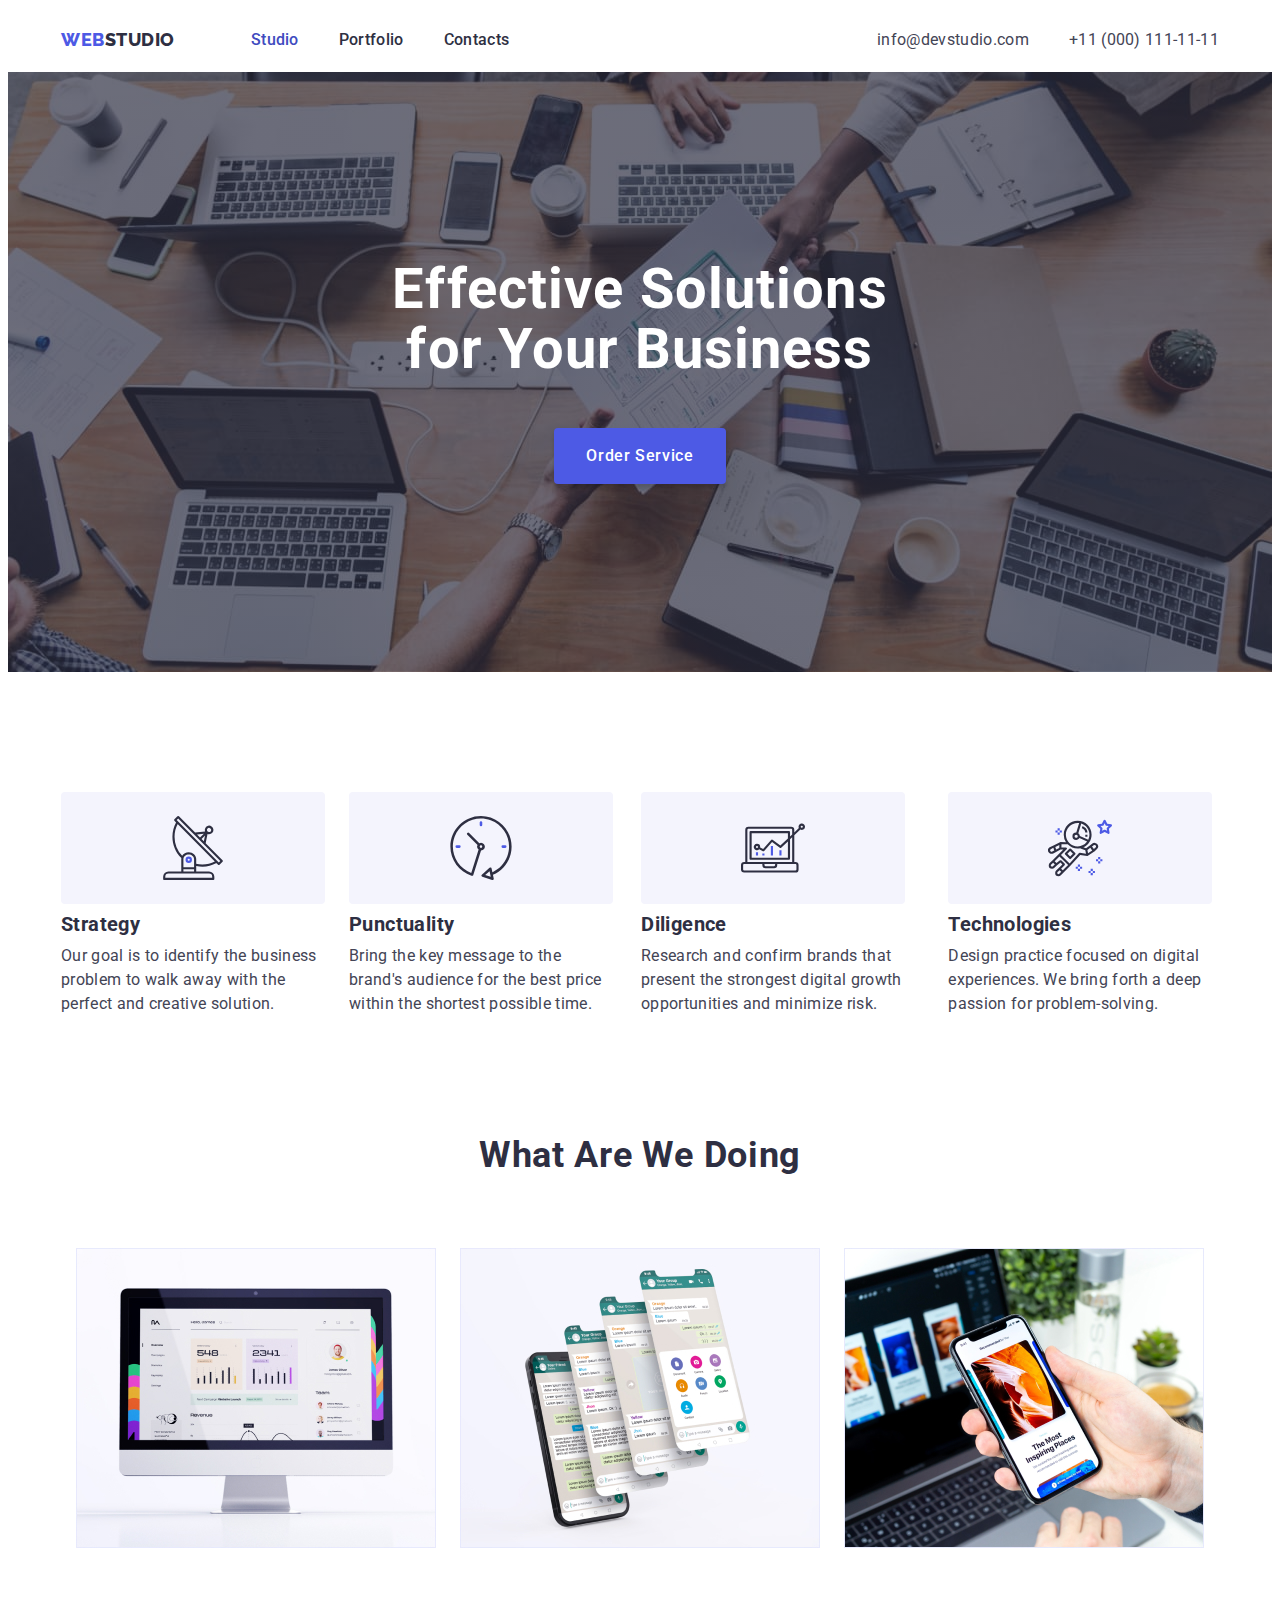
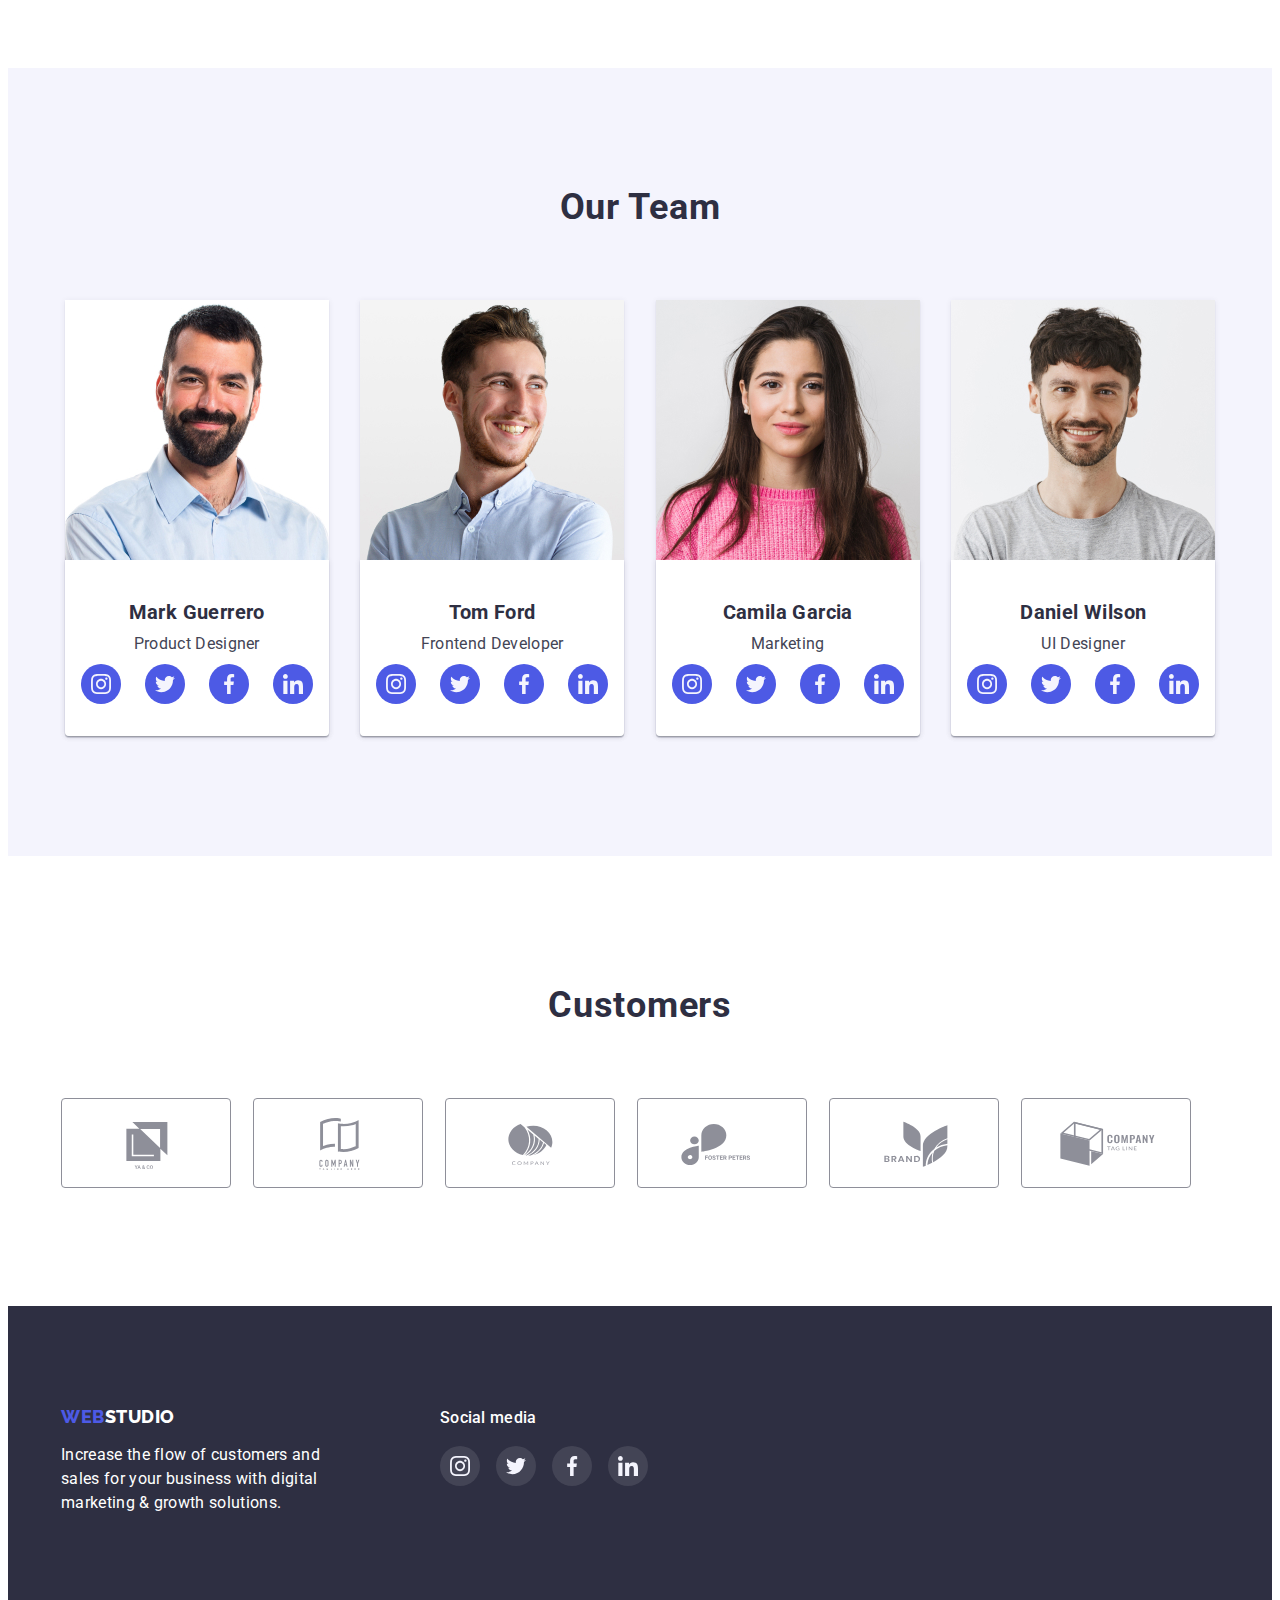
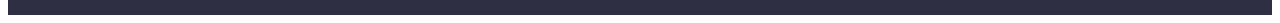
<file: index.html>
<!DOCTYPE html>
<html lang="en">
  <head>
    <meta charset="UTF-8" />
    <meta http-equiv="X-UA-Compatible" content="IE=edge" />
    <meta name="viewport" content="width=device-width, initial-scale=1.0" />
    <title>Document</title>
    <link rel="preconnect" href="https://fonts.googleapis.com" />
    <link rel="preconnect" href="https://fonts.gstatic.com" crossorigin />
    <link
      href="https://fonts.googleapis.com/css2?family=Raleway:wght@800&family=Roboto:wght@400;500;700;900&display=swap"
      rel="stylesheet"
    />
    <link
      rel="stylesheet"
      href="https://cdnjs.cloudflare.com/ajax/libs/modern-normalize/1.1.0/modern-normalize.min.css"
      integrity="sha512-wpPYUAdjBVSE4KJnH1VR1HeZfpl1ub8YT/NKx4PuQ5NmX2tKuGu6U/JRp5y+Y8XG2tV+wKQpNHVUX03MfMFn9Q=="
      crossorigin="anonymous"
      referrerpolicy="no-referrer"
    />
    <link rel="stylesheet" href="./css/styles.css" />
  </head>
  <body>
    <!-- header -->
    <header>
      <div class="container main-nav">
        <nav class="nav">
          <a class="logo-link-header link" href="./index.html"
            ><span class="logo">Web</span><span class="logo-end">Studio</span>
          </a>
          <ul class="site-nav list">
            <li class="item">
              <a class="active-link link current" href="./index.html">Studio</a>
            </li>
            <li class="item">
              <a class="active-link link" href="./portfolio.html">Portfolio</a>
            </li>
            <li class="item">
              <a class="active-link link" href="">Contacts</a>
            </li>
          </ul>
        </nav>

        <address class="nav-container">
          <ul class="nav-adress">
            <li class="list">
              <a class="mail item link" href="mailto:info@devstudio.com"
                >info@devstudio.com</a
              >
            </li>
            <li class="list">
              <a class="phone link" href="tel:+110001111111"
                >+11 (000) 111-11-11</a
              >
            </li>
          </ul>
        </address>
      </div>
    </header>
    <!-- hero -->
    <main>
      <section class="section-hero hero-wrap">
        <div class="container">
          <h1 class="hero">Effective Solutions for Your Business</h1>
          <button type="button" class="button-hero">Order Service</button>
        </div>
      </section>
      <!-- about -->

      <section class="about">
        <div class="container">
          <h2 class="visually-hidden">about</h2>
          <ul class="about-list list">
            <li class="list-item">
              <div class="thumb">
                <svg class="team-soc-icon" width="64" height="64">
                  <use href="./images/icons.svg#icon-antenna"></use>
                </svg>
              </div>
              <h3 class="title-list">Strategy</h3>
              <p class="subtitle">
                Our goal is to identify the business problem to walk away with
                the perfect and creative solution.
              </p>
            </li>
            <li class="list-item">
              <div class="thumb">
                <svg class="team-soc-icon" width="64" height="64">
                  <use href="./images/icons.svg#icon-clock"></use>
                </svg>
              </div>
              <h3 class="title-list">Punctuality</h3>
              <p class="subtitle">
                Bring the key message to the brand's audience for the best price
                within the shortest possible time.
              </p>
            </li>
            <li class="list-item">
              <div class="thumb">
                <svg class="team-soc-icon" width="64" height="64">
                  <use href="./images/icons.svg#icon-diagram"></use>
                </svg>
              </div>
              <h3 class="title-list">Diligence</h3>
              <p class="subtitle">
                Research and confirm brands that present the strongest digital
                growth opportunities and minimize risk.
              </p>
            </li>
            <li class="list-item">
              <div class="thumb">
                <svg class="team-soc-icon" width="64" height="64">
                  <use href="./images/icons.svg#icon-astronaut"></use>
                </svg>
              </div>
              <h3 class="title-list">Technologies</h3>
              <p class="subtitle">
                Design practice focused on digital experiences. We bring forth a
                deep passion for problem-solving.
              </p>
            </li>
          </ul>
        </div>
      </section>

      <section>
        <div class="container">
          <h2 class="title-desk">What are we doing</h2>
          <ul class="going-title">
            <li class="list">
              <img
                class="image-list"
                src="./images/img1.jpg"
                alt="display picture"
                width="360"
              />
            </li>
            <li class="img-title list">
              <img
                class="image-list"
                src="./images/img2.jpg"
                alt="display phone"
                width="360"
              />
            </li>
            <li class="img-title list">
              <img
                class="image-list"
                src="./images/img3.jpg"
                alt="phone"
                width="360"
              />
            </li>
          </ul>
        </div>
      </section>

      <section class="team-section">
        <div class="container">
          <h2 class="title-team">Our Team</h2>
          <ul class="list title-workers">
            <li class="img-profile">
              <img
                src="./images/imgmarkguerrero.jpg"
                alt="markguerrero"
                width="264"
              />
              <div class="title-card">
                <h3 class="title-list">Mark Guerrero</h3>
                <p class="subtitle">Product Designer</p>
                <ul class="team-soc-list list">
                  <li class="team-soc-item">
                    <a class="team-soc-link link" href>
                      <svg class="team-soc-icon" width="20" height="20">
                        <use href="./images/icons.svg#icon-instagram"></use>
                      </svg>
                    </a>
                  </li>
                  <li class="team-soc-item">
                    <a class="team-soc-link link" href
                      ><svg class="team-soc-icon" width="20" height="20">
                        <use href="./images/icons.svg#icon-twitter"></use>
                      </svg>
                    </a>
                  </li>
                  <li class="team-soc-item">
                    <a class="team-soc-link link" href
                      ><svg class="team-soc-icon" width="20" height="20">
                        <use href="./images/icons.svg#icon-facebook"></use>
                      </svg>
                    </a>
                  </li>
                  <li class="team-soc-item">
                    <a class="team-soc-link link" href>
                      <svg class="team-soc-icon" width="20" height="20">
                        <use href="./images/icons.svg#icon-linkedin"></use>
                      </svg>
                    </a>
                  </li>
                </ul>
              </div>
            </li>
            <li class="img-profile">
              <img src="./images/imgtomford.jpg" alt="tomford" width="264" />
              <div class="title-card">
                <h3 class="title-list">Tom Ford</h3>
                <p class="subtitle">Frontend Developer</p>
                <ul class="team-soc-list list">
                  <li class="team-soc-item">
                    <a class="team-soc-link link" href>
                      <svg class="team-soc-icon" width="20" height="20">
                        <use href="./images/icons.svg#icon-instagram"></use>
                      </svg>
                    </a>
                  </li>
                  <li class="team-soc-item">
                    <a class="team-soc-link link" href
                      ><svg class="team-soc-icon" width="20" height="20">
                        <use href="./images/icons.svg#icon-twitter"></use>
                      </svg>
                    </a>
                  </li>
                  <li class="team-soc-item">
                    <a class="team-soc-link link" href
                      ><svg class="team-soc-icon" width="20" height="20">
                        <use href="./images/icons.svg#icon-facebook"></use>
                      </svg>
                    </a>
                  </li>
                  <li class="team-soc-item">
                    <a class="team-soc-link link" href>
                      <svg class="team-soc-icon" width="20" height="20">
                        <use href="./images/icons.svg#icon-linkedin"></use>
                      </svg>
                    </a>
                  </li>
                </ul>
              </div>
            </li>
            <li class="img-profile">
              <img
                src="./images/imgcamilagarcia.jpg"
                alt="camilagarcia"
                width="264"
              />
              <div class="title-card">
                <h3 class="title-list">Camila Garcia</h3>
                <p class="subtitle">Marketing</p>
                <ul class="team-soc-list list">
                  <li class="team-soc-item">
                    <a class="team-soc-link link" href>
                      <svg class="team-soc-icon" width="20" height="20">
                        <use href="./images/icons.svg#icon-instagram"></use>
                      </svg>
                    </a>
                  </li>
                  <li class="team-soc-item">
                    <a class="team-soc-link link" href
                      ><svg class="team-soc-icon" width="20" height="20">
                        <use href="./images/icons.svg#icon-twitter"></use>
                      </svg>
                    </a>
                  </li>
                  <li class="team-soc-item">
                    <a class="team-soc-link link" href
                      ><svg class="team-soc-icon" width="20" height="20">
                        <use href="./images/icons.svg#icon-facebook"></use>
                      </svg>
                    </a>
                  </li>
                  <li class="team-soc-item">
                    <a class="team-soc-link link" href>
                      <svg class="team-soc-icon" width="20" height="20">
                        <use href="./images/icons.svg#icon-linkedin"></use>
                      </svg>
                    </a>
                  </li>
                </ul>
              </div>
            </li>
            <li class="img-profile">
              <img
                src="./images/imgdanielwilson.jpg"
                alt="danielwilson"
                width="264"
              />
              <div class="title-card">
                <h3 class="title-list">Daniel Wilson</h3>
                <p class="subtitle">UI Designer</p>
                <ul class="team-soc-list list">
                  <li class="team-soc-item">
                    <a class="team-soc-link link" href>
                      <svg class="team-soc-icon" width="20" height="20">
                        <use href="./images/icons.svg#icon-instagram"></use>
                      </svg>
                    </a>
                  </li>
                  <li class="team-soc-item">
                    <a class="team-soc-link link" href
                      ><svg class="team-soc-icon" width="20" height="20">
                        <use href="./images/icons.svg#icon-twitter"></use>
                      </svg>
                    </a>
                  </li>
                  <li class="team-soc-item">
                    <a class="team-soc-link link" href
                      ><svg class="team-soc-icon" width="20" height="20">
                        <use href="./images/icons.svg#icon-facebook"></use>
                      </svg>
                    </a>
                  </li>
                  <li class="team-soc-item">
                    <a class="team-soc-link link" href>
                      <svg class="team-soc-icon" width="20" height="20">
                        <use href="./images/icons.svg#icon-linkedin"></use>
                      </svg>
                    </a>
                  </li>
                </ul>
              </div>
            </li>
          </ul>
        </div>
      </section>
      <section>
        <div class="container">
          <h2 class="title-customers">Customers</h2>
          <ul class="list-customers list">
            <li class="item-customers">
              <a class="customers-link link" href>
                <svg class="hover-icons" width="104" height="56">
                  <use href="./images/icons.svg#icon-logo-yaco"></use>
                </svg>
              </a>
            </li>
            <li class="item-customers">
              <a class="customers-link link" href>
                <svg class="hover-icons" width="104" height="56">
                  <use href="./images/icons.svg#icon-logo-comp-tag"></use>
                </svg>
              </a>
            </li>
            <li class="item-customers">
              <a class="customers-link link" href>
                <svg class="hover-icons" width="104" height="56">
                  <use href="./images/icons.svg#icon-logo-company"></use>
                </svg>
              </a>
            </li>
            <li class="item-customers">
              <a class="customers-link link" href>
                <svg class="hover-icons" width="104" height="56">
                  <use href="./images/icons.svg#icon-logo-foster"></use>
                </svg>
              </a>
            </li>
            <li class="item-customers">
              <a class="customers-link link" href>
                <svg class="hover-icons" width="104" height="56">
                  <use href="./images/icons.svg#icon-logo-brand"></use>
                </svg>
              </a>
            </li>
            <li class="item-customers">
              <a class="customers-link link" href>
                <svg class="hover-icons" width="104" height="56">
                  <use href="./images/icons.svg#icon-logo-tag-line"></use>
                </svg>
              </a>
            </li>
          </ul>
        </div>
      </section>
    </main>
    <!-- footer -->
    <footer class="footer-background">
      <div class="container footer-container">
        <div class="footer-container-logo">
          <a class="logo-link-header link" href="./index.html"
            ><span class="logo">Web</span
            ><span class="logo-end-footer">Studio</span>
          </a>
          <p class="footer-subtitle">
            Increase the flow of customers and <br />
            sales for your business with digital <br />
            marketing & growth solutions.
          </p>
        </div>
        <div class="container-footer-soc">
          <p class="container-footer-soc-title">Social media</p>
          <ul class="ft-soc-list list">
            <li class="ft-soc-item">
              <a class="ft-soc-link link" href>
                <svg class="ft-soc-icon" width="20" height="20">
                  <use href="./images/icons.svg#icon-instagram"></use>
                </svg>
              </a>
            </li>
            <li class="ft-soc-item">
              <a class="ft-soc-link link" href
                ><svg class="ft-soc-icon" width="20" height="20">
                  <use href="./images/icons.svg#icon-twitter"></use>
                </svg>
              </a>
            </li>
            <li class="ft-soc-item">
              <a class="ft-soc-link link" href
                ><svg class="ft-soc-icon" width="20" height="20">
                  <use href="./images/icons.svg#icon-facebook"></use>
                </svg>
              </a>
            </li>
            <li class="ft-soc-item">
              <a class="ft-soc-link link" href>
                <svg class="ft-soc-icon" width="20" height="20">
                  <use href="./images/icons.svg#icon-linkedin"></use>
                </svg>
              </a>
            </li>
          </ul>
        </div>
      </div>
    </footer>
  </body>
</html>
</file>
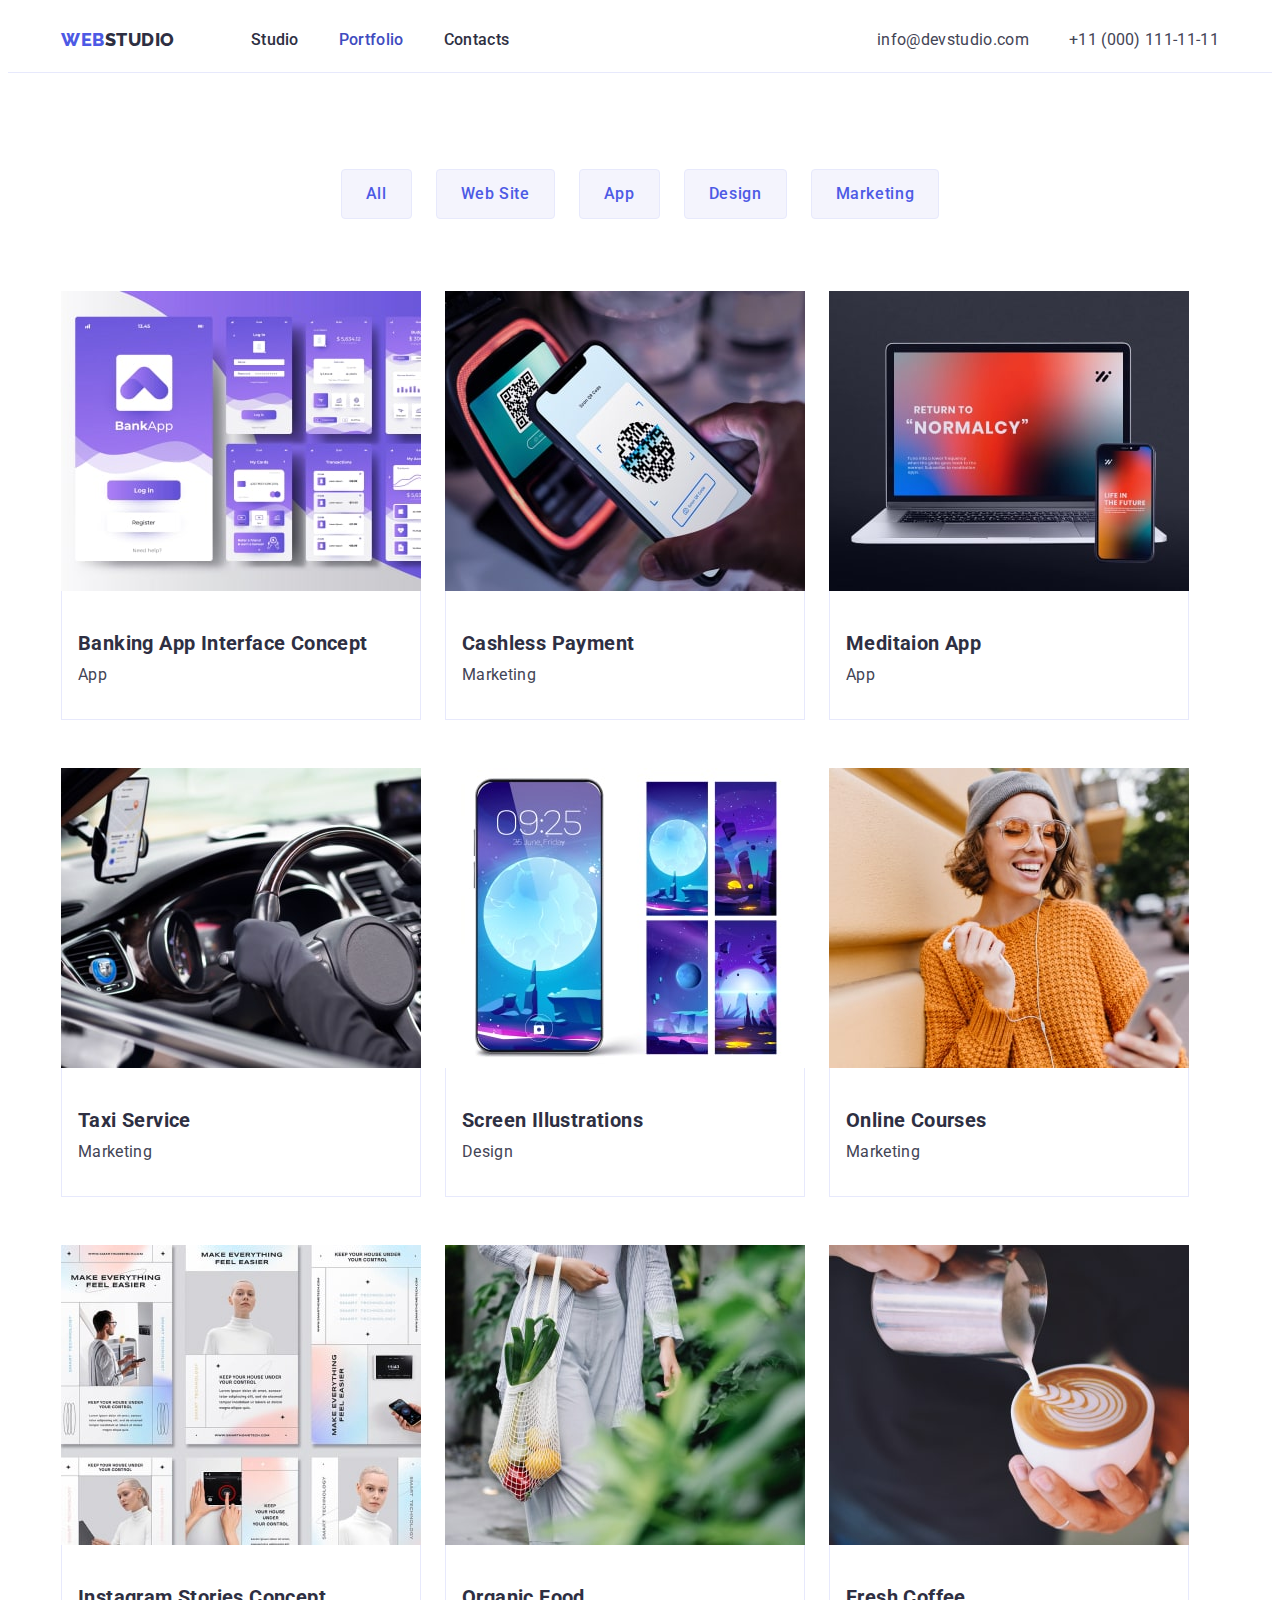
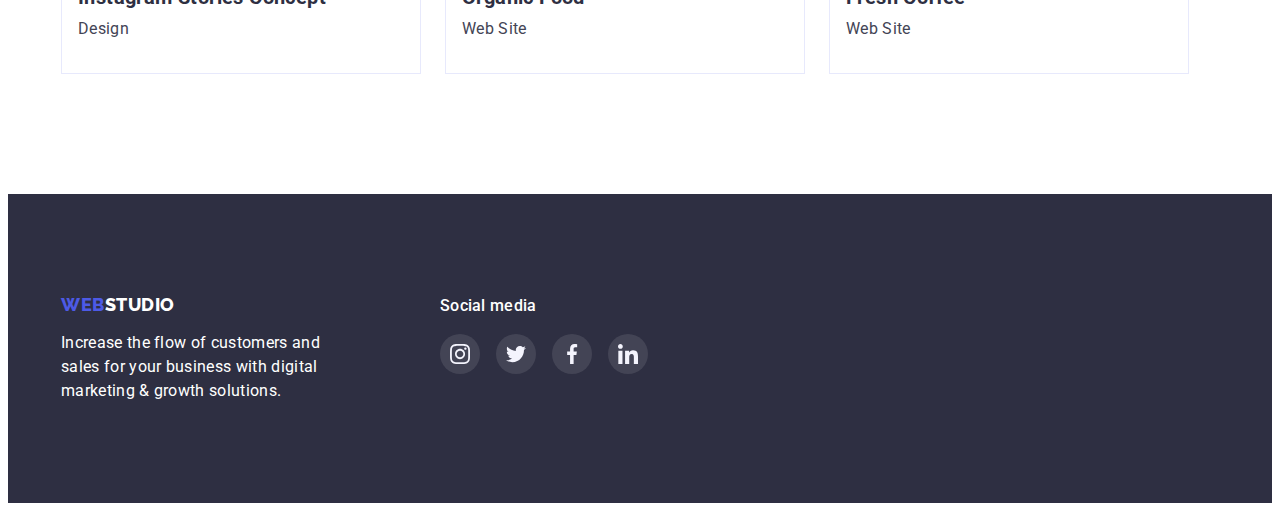
<file: portfolio.html>
<!DOCTYPE html>
<html lang="en">
  <head>
    <meta charset="UTF-8" />
    <meta http-equiv="X-UA-Compatible" content="IE=edge" />
    <meta name="viewport" content="width=device-width, initial-scale=1.0" />
    <title>portfolio</title>
    <link rel="preconnect" href="https://fonts.googleapis.com" />
    <link rel="preconnect" href="https://fonts.gstatic.com" crossorigin />
    <link
      href="https://fonts.googleapis.com/css2?family=Raleway:wght@800&family=Roboto:wght@400;500;700;900&display=swap"
      rel="stylesheet"
    />
    <link
      rel="stylesheet"
      href="https://cdnjs.cloudflare.com/ajax/libs/modern-normalize/1.1.0/modern-normalize.min.css"
      integrity="sha512-wpPYUAdjBVSE4KJnH1VR1HeZfpl1ub8YT/NKx4PuQ5NmX2tKuGu6U/JRp5y+Y8XG2tV+wKQpNHVUX03MfMFn9Q=="
      crossorigin="anonymous"
      referrerpolicy="no-referrer"
    />
    <link rel="stylesheet" href="./css/styles.css" />
  </head>
  <body>
    <!-- header -->
    <header class="border-botton">
      <div class="container main-nav">
        <nav class="nav">
          <a class="logo-link-header link" href="./index.html"
            ><span class="logo">Web</span><span class="logo-end">Studio</span>
          </a>
          <ul class="site-nav list">
            <li class="item">
              <a class="active-link link" href="./index.html">Studio</a>
            </li>
            <li class="item">
              <a class="active-link link current" href="./portfolio.html"
                >Portfolio</a
              >
            </li>
            <li class="item">
              <a class="active-link link" href="">Contacts</a>
            </li>
          </ul>
        </nav>

        <address class="nav-container">
          <ul class="nav-adress">
            <li class="list">
              <a class="mail item link" href="mailto:info@devstudio.com"
                >info@devstudio.com</a
              >
            </li>
            <li class="list">
              <a class="phone link" href="tel:+110001111111"
                >+11 (000) 111-11-11</a
              >
            </li>
          </ul>
        </address>
      </div>
    </header>
    <main>
      <section class="main-bgcolor">
        <!-- фільтр кнопок -->
        <h1 class="visually-hidden">portfolio</h1>
        <div class="container">
          <ul class="filtr-container list">
            <li>
              <button class="btn-filter btn-filtr-text" type="button">
                All
              </button>
            </li>
            <li>
              <button class="btn-filter btn-filtr-text" type="button">
                Web Site
              </button>
            </li>
            <li>
              <button class="btn-filter btn-filtr-text" type="button">
                App
              </button>
            </li>
            <li>
              <button class="btn-filter btn-filtr-text" type="button">
                Design
              </button>
            </li>
            <li>
              <button class="btn-filter btn-filtr-text" type="button">
                Marketing
              </button>
            </li>
          </ul>

          <!-- портфоліо -->

          <ul class="card-container list">
            <li class="img-item">
              <a class="img-link link" href=""
                ><img
                  src="./images/bankingapp.jpg"
                  alt="bankingapp"
                  width="360"
                />
                <div class="img-filtr">
                  <h2 class="title-list">Banking App Interface Concept</h2>
                  <p class="subtitle">App</p>
                </div>
              </a>
            </li>

            <li class="img-item">
              <a class="img-link link" href="">
                <img
                  src="./images/cashlesspayment.jpg"
                  alt="cashlesspayment"
                  width="360"
                />
                <div class="img-filtr">
                  <h2 class="title-list">Cashless Payment</h2>
                  <p class="subtitle">Marketing</p>
                </div>
              </a>
            </li>

            <li class="img-item">
              <a class="img-link link" href="">
                <img
                  src="./images/meditaionapp.jpg"
                  alt="meditaionapp"
                  width="360"
                />
                <div class="img-filtr">
                  <h2 class="title-list">Meditaion App</h2>
                  <p class="subtitle">App</p>
                </div>
              </a>
            </li>

            <li class="img-item">
              <a class="img-link link" href="">
                <img
                  src="./images/taxiservice.jpg"
                  alt="taxiservice"
                  width="360"
                />
                <div class="img-filtr">
                  <h2 class="title-list">Taxi Service</h2>
                  <p class="subtitle">Marketing</p>
                </div>
              </a>
            </li>

            <li class="img-item">
              <a class="img-link link" href="">
                <img
                  src="./images/screenillustrations.jpg"
                  alt="screenillustrations"
                  width="360"
                />
                <div class="img-filtr">
                  <h2 class="title-list">Screen Illustrations</h2>
                  <p class="subtitle">Design</p>
                </div>
              </a>
            </li>

            <li class="img-item">
              <a class="img-link link" href="">
                <img
                  src="./images/onlinecourses.jpg"
                  alt="onlinecourses"
                  width="360"
                />
                <div class="img-filtr">
                  <h2 class="title-list">Online Courses</h2>
                  <p class="subtitle">Marketing</p>
                </div>
              </a>
            </li>

            <li class="img-item">
              <a class="img-link link" href="">
                <img
                  src="./images/instagramstoriesconcept.jpg"
                  alt="instagramstoriesconcept"
                  width="360"
                />
                <div class="img-filtr">
                  <h2 class="title-list">Instagram Stories Concept</h2>
                  <p class="subtitle">Design</p>
                </div>
              </a>
            </li>

            <li class="img-item">
              <a class="img-link link" href="">
                <img
                  src="./images/organicfood.jpg"
                  alt="organicfood"
                  width="360"
                />
                <div class="img-filtr">
                  <h2 class="title-list">Organic Food</h2>
                  <p class="subtitle">Web Site</p>
                </div>
              </a>
            </li>

            <li class="img-item">
              <a class="img-link link" href="">
                <img
                  src="./images/freshcoffee.jpg"
                  alt="freshcoffee"
                  width="360"
                />
                <div class="img-filtr">
                  <h2 class="title-list">Fresh Coffee</h2>
                  <p class="subtitle">Web Site</p>
                </div>
              </a>
            </li>
          </ul>
        </div>
      </section>
    </main>
    <!-- footer -->
    <footer class="footer-background">
      <div class="container footer-container">
        <div class="footer-container-logo">
          <a class="logo-link-header link" href="./index.html"
            ><span class="logo">Web</span
            ><span class="logo-end-footer">Studio</span>
          </a>
          <p class="footer-subtitle">
            Increase the flow of customers and <br />
            sales for your business with digital <br />
            marketing & growth solutions.
          </p>
        </div>
        <div class="container-footer-soc">
          <p class="container-footer-soc-title">Social media</p>
          <ul class="ft-soc-list list">
            <li class="ft-soc-item">
              <a class="ft-soc-link link" href>
                <svg class="ft-soc-icon" width="20" height="20">
                  <use href="./images/icons.svg#icon-instagram"></use>
                </svg>
              </a>
            </li>
            <li class="ft-soc-item">
              <a class="ft-soc-link link" href
                ><svg class="ft-soc-icon" width="20" height="20">
                  <use href="./images/icons.svg#icon-twitter"></use>
                </svg>
              </a>
            </li>
            <li class="ft-soc-item">
              <a class="ft-soc-link link" href
                ><svg class="ft-soc-icon" width="20" height="20">
                  <use href="./images/icons.svg#icon-facebook"></use>
                </svg>
              </a>
            </li>
            <li class="ft-soc-item">
              <a class="ft-soc-link link" href>
                <svg class="ft-soc-icon" width="20" height="20">
                  <use href="./images/icons.svg#icon-linkedin"></use>
                </svg>
              </a>
            </li>
          </ul>
        </div>
      </div>
    </footer>
  </body>
</html>
</file>
<file: css/styles.css>
/* приховані заголовки */
.visually-hidden {
  position: absolute;
  width: 1px;
  height: 1px;
  margin: -1px;
  border: 0;
  padding: 0;

  white-space: nowrap;
  clip-path: inset(100%);
  clip: rect(0 0 0 0);
  overflow: hidden;
}
p,
h1,
h2,
h3,
h4,
h5,
h6 {
  margin: 0;
}
ul {
  margin: 0;
  padding-left: 0;
}
img {
  display: block;
  max-width: 100%;
  height: auto;
}
.container {
  max-width: 1158px;
  padding-left: 15px;
  padding-right: 15px;
  margin: 0 auto;
}
.nav {
  display: flex;
  align-items: center;
}

:root {
  --primary-brand: #4d5ae5;
  --pressed-state: #404bbf;
  --dark: #2e2f42;
  --success: #31d0aa;
  --text: #434455;
  --subtle-text: #8e8f99;
  --accent: #e7e9fc;
  --light: #f4f4fd;
  --white-color: #ffffff;
}
body {
  font-family: "Roboto", sans-serif;
  color: #ffffff;
}
.list {
  list-style: none;
}
.link {
  text-decoration: none;
}

.site-nav {
  display: flex;
  margin-left: 76px;
}
.site-nav .link {
  display: block;
  padding-top: 20px;
  padding-bottom: 20px;
  color: var(--dark);
  font-weight: 500;
  font-size: 16px;
  line-height: 1.5;
  letter-spacing: 0.02em;
}
.site-nav .item:last-child {
  margin-right: 0;
}
.item {
  margin-right: 40px;
}
.active-link:hover,
.active-link:focus,
.active-link.current {
  color: var(--pressed-state);
}

.phone {
  font-family: "Roboto", sans-serif;
  font-style: normal;
  font-size: 16px;
  line-height: 1.5;
  letter-spacing: 0.02em;
  color: var(--text);
}
.mail {
  font-family: "Roboto", sans-serif;
  font-style: normal;
  font-size: 16px;
  line-height: 1.5;
  letter-spacing: 0.02em;
  color: var(--text);
}
.mail:hover,
.mail:focus {
  color: var(--pressed-state);
}
.phone:hover,
.phone:focus {
  color: var(--pressed-state);
}
.nav-adress {
  display: flex;
  margin-left: auto;
}
.nav-container {
  display: flex;
  margin-left: auto;
}
.main-nav {
  display: flex;
  align-items: center;
}
.border-botton {
  border-bottom: 1px solid var(--accent);
}

/* hero */
.section-hero {
  background-color: var(--dark);
  padding-top: 188px;
  padding-bottom: 188px;
  text-align: center;
  display: flex;
}
.hero-wrap {
  max-width: 1440px;
  margin-left: auto;
  margin-right: auto;
  background-image: linear-gradient(
      rgba(46, 47, 66, 0.7),
      rgba(46, 47, 66, 0.7)
    ),
    url(../images/people-office.jpg);
  background-repeat: no-repeat;
  background-position: center;
  background-size: cover;
}
.hero {
  font-size: 56px;
  line-height: 1.07;
  letter-spacing: 0.02em;
  color: var(--white-color);
  color: var(--primery-background);
  max-width: 500px;
  text-align: center;
}
.button-hero {
  font-family: inherit;
  font-weight: 500;
  font-size: 16px;
  line-height: 1.5;
  letter-spacing: 0.04em;
  cursor: pointer;
  border: none;
  margin-top: 48px;
  padding: 16px 32px;
  color: #ffffff;
  background: #4d5ae5;
  box-shadow: 0px 4px 4px rgba(0, 0, 0, 0.15);
  border-radius: 4px;
}

.button-hero:hover,
.button-hero:focus {
  background: var(--pressed-state);
}
/* ___________hero end______________ */

.thumb {
  background: #f4f4fd;
  border-radius: 4px;
  width: 264px;
  height: 112px;
  display: flex;
  align-items: center;
  justify-content: center;
}
.card-container {
  display: flex;
  flex-wrap: wrap;
  gap: 24px;
  row-gap: 48px;
}

.img-filtr {
  padding: 32px 0 32px 16px;
  border: 1px solid var(--accent);
  border-top: none;
  background: #ffffff;
}
.filtr-container {
  display: flex;
  justify-content: center;
  gap: 24px;
  margin-bottom: 72px;
}
.btn-filter {
  background: var(--light);
  border: 1px solid var(--accent);
  border-radius: 4px;
  display: flex;
  flex-direction: row;
  align-items: flex-start;
  padding: 12px 24px;
}
.btn-filtr-text {
  font-family: inherit;
  font-weight: 500;
  font-size: 16px;
  line-height: 1.5;
  letter-spacing: 0.04em;
  cursor: pointer;
  color: #4d5ae5;
}
.btn-filter:hover,
.btn-filter:focus {
  color: #ffffff;
  background: var(--pressed-state);
  box-shadow: 0px 3px 1px rgba(0, 0, 0, 0.1), 0px 2px 1px rgba(0, 0, 0, 0.08),
    0px 2px 2px rgba(0, 0, 0, 0.12);
  border-radius: 4px;
  border: none;
}
.img-link {
  display: block;
}
.img-link:hover,
.img-link:focus {
  box-shadow: 0px 1px 6px rgba(46, 47, 66, 0.08),
    0px 1px 1px rgba(46, 47, 66, 0.16), 0px 2px 1px rgba(46, 47, 66, 0.08);
}

.going-title {
  justify-content: center;
  display: flex;
  gap: 24px;
  margin-bottom: 120px;
}

.title-desk {
  font-family: "Roboto";
  font-size: 36px;
  line-height: 1.11;
  letter-spacing: 0.02em;
  text-transform: capitalize;
  color: var(--dark);
  text-align: center;
  margin-bottom: 72px;
}
.title-team {
  font-family: "Roboto";
  font-size: 36px;
  line-height: 1.11;
  letter-spacing: 0.02em;
  text-transform: capitalize;
  color: var(--dark);
  text-align: center;
  margin-bottom: 72px;
}
.title-card {
  padding: 32px 16px;
  display: flex;
  flex-direction: column;
  /* justify-content: center; */
  align-items: center;
  background: #ffffff;
  box-shadow: 0px 1px 6px rgba(46, 47, 66, 0.08),
    0px 1px 1px rgba(46, 47, 66, 0.16), 0px 2px 1px rgba(46, 47, 66, 0.08);
  border-radius: 0px 0px 4px 4px;
}
.title-list {
  font-size: 20px;
  line-height: 1.2;
  letter-spacing: 0.02em;
  color: var(--dark);
  margin-top: 8px;
  margin-bottom: 8px;
}
.subtitle {
  font-size: 16px;
  line-height: 1.5;
  letter-spacing: 0.02em;
  color: var(--text);
}

.img-profile {
  background: #ffffff;
  box-shadow: 0px 1px 6px rgba(46, 47, 66, 0.08),
    0px 1px 1px rgba(46, 47, 66, 0.16), 0px 2px 1px rgba(46, 47, 66, 0.08);
  border-radius: 0px 0px 4px 4px;
}
.about {
  padding-top: 120px;
  padding-bottom: 120px;
}
.about-list {
  display: flex;
  gap: 24px;
}

.title-workers {
  justify-content: space-around;
  display: flex;
  gap: 24px;
}

.team-section {
  background: var(--light);
  padding-top: 120px;
  padding-bottom: 120px;
}
.main-bgcolor {
  background: #ffffff;
  padding-top: 96px;
  padding-bottom: 120px;
}
.title-customers {
  font-family: "Roboto";
  font-style: normal;
  font-weight: 700;
  font-size: 36px;
  line-height: 1.11;
  letter-spacing: 0.02em;
  text-transform: capitalize;
  color: var(--dark);
  text-align: center;
  margin-top: 130px;
}
.list-customers {
  display: flex;
  gap: 24px;
  padding-bottom: 120px;
  padding-top: 72px;
}
.item-customers {
  width: 168px;
  height: 88px;
}

.customers-link:hover,
.customers-link:focus {
  border-color: #404bbf;
  color: #404bbf;
}
.customers-link {
  display: flex;
  align-items: center;
  justify-content: center;
  width: 100%;
  height: 100%;
  color: #8e8f99;
  border: 1px solid #8e8f99;
  border-radius: 4px;
}
.hover-icons {
  fill: currentColor;
}
/* footer */

.footer-background {
  background: var(--dark);
  padding-top: 100px;
  padding-bottom: 100px;
  display: flex;
  margin: 0 auto;
}
.footer-container {
  display: flex;
  width: 1158px;
}
.footer-container-logo {
  padding-right: 120px;
}
.container-footer-soc {
}
.footer-subtitle {
  font-family: "Roboto", sans-serif;
  font-size: 16px;
  line-height: 1.5;
  letter-spacing: 0.02em;
  color: var(--white-color);
  margin-top: 16px;
}
.team-soc-list {
  display: flex;
  justify-content: center;
  gap: 24px;
  margin-top: 8px;
}
.team-soc-item :hover,
.team-soc-item :focus {
  background-color: #404bbf;
}
.team-soc-item {
  width: 40px;
  height: 40px;
}
.team-soc-link {
  width: 100%;
  height: 100%;
  border-radius: 50%;
  display: flex;
  justify-content: center;
  align-items: center;
  background-color: #4d5ae5;
}
.ft-soc-list {
  display: flex;
  flex-direction: row;
  align-items: flex-start;
  gap: 16px;
}

.ft-soc-item {
  width: 40px;
  height: 40px;
}

.ft-soc-item :hover,
.ft-soc-item :focus {
  background: #31d0aa;
}

.ft-soc-link {
  width: 100%;
  height: 100%;
  border-radius: 50%;
  display: flex;
  justify-content: center;
  align-items: center;
  background: rgba(255, 255, 255, 0.1);
}

.container-footer-soc-title {
  font-family: "Roboto";
  font-style: normal;
  font-weight: 500;
  font-size: 16px;
  line-height: 1.5;
  letter-spacing: 0.02em;
  color: #ffffff;
  display: block;
  margin-bottom: 16px;
}
/* логотип */
.logo {
  font-family: "Raleway", sans-serif;
  font-weight: 800;
  font-size: 18px;
  line-height: 1.17;
  letter-spacing: 0.03em;
  text-transform: uppercase;
  color: #4d5ae5;
}
.logo-end {
  font-family: "Raleway", sans-serif;
  font-weight: 800;
  font-size: 18px;
  line-height: 1.17;
  text-decoration: none;
  letter-spacing: 0.03em;
  text-transform: uppercase;
  color: var(--dark);
}
.logo-end-footer {
  font-family: "Raleway", sans-serif;
  font-weight: 800;
  font-size: 18px;
  line-height: 1.17;
  letter-spacing: 0.03em;
  text-transform: uppercase;
  color: #ffffff;
}
</file>
